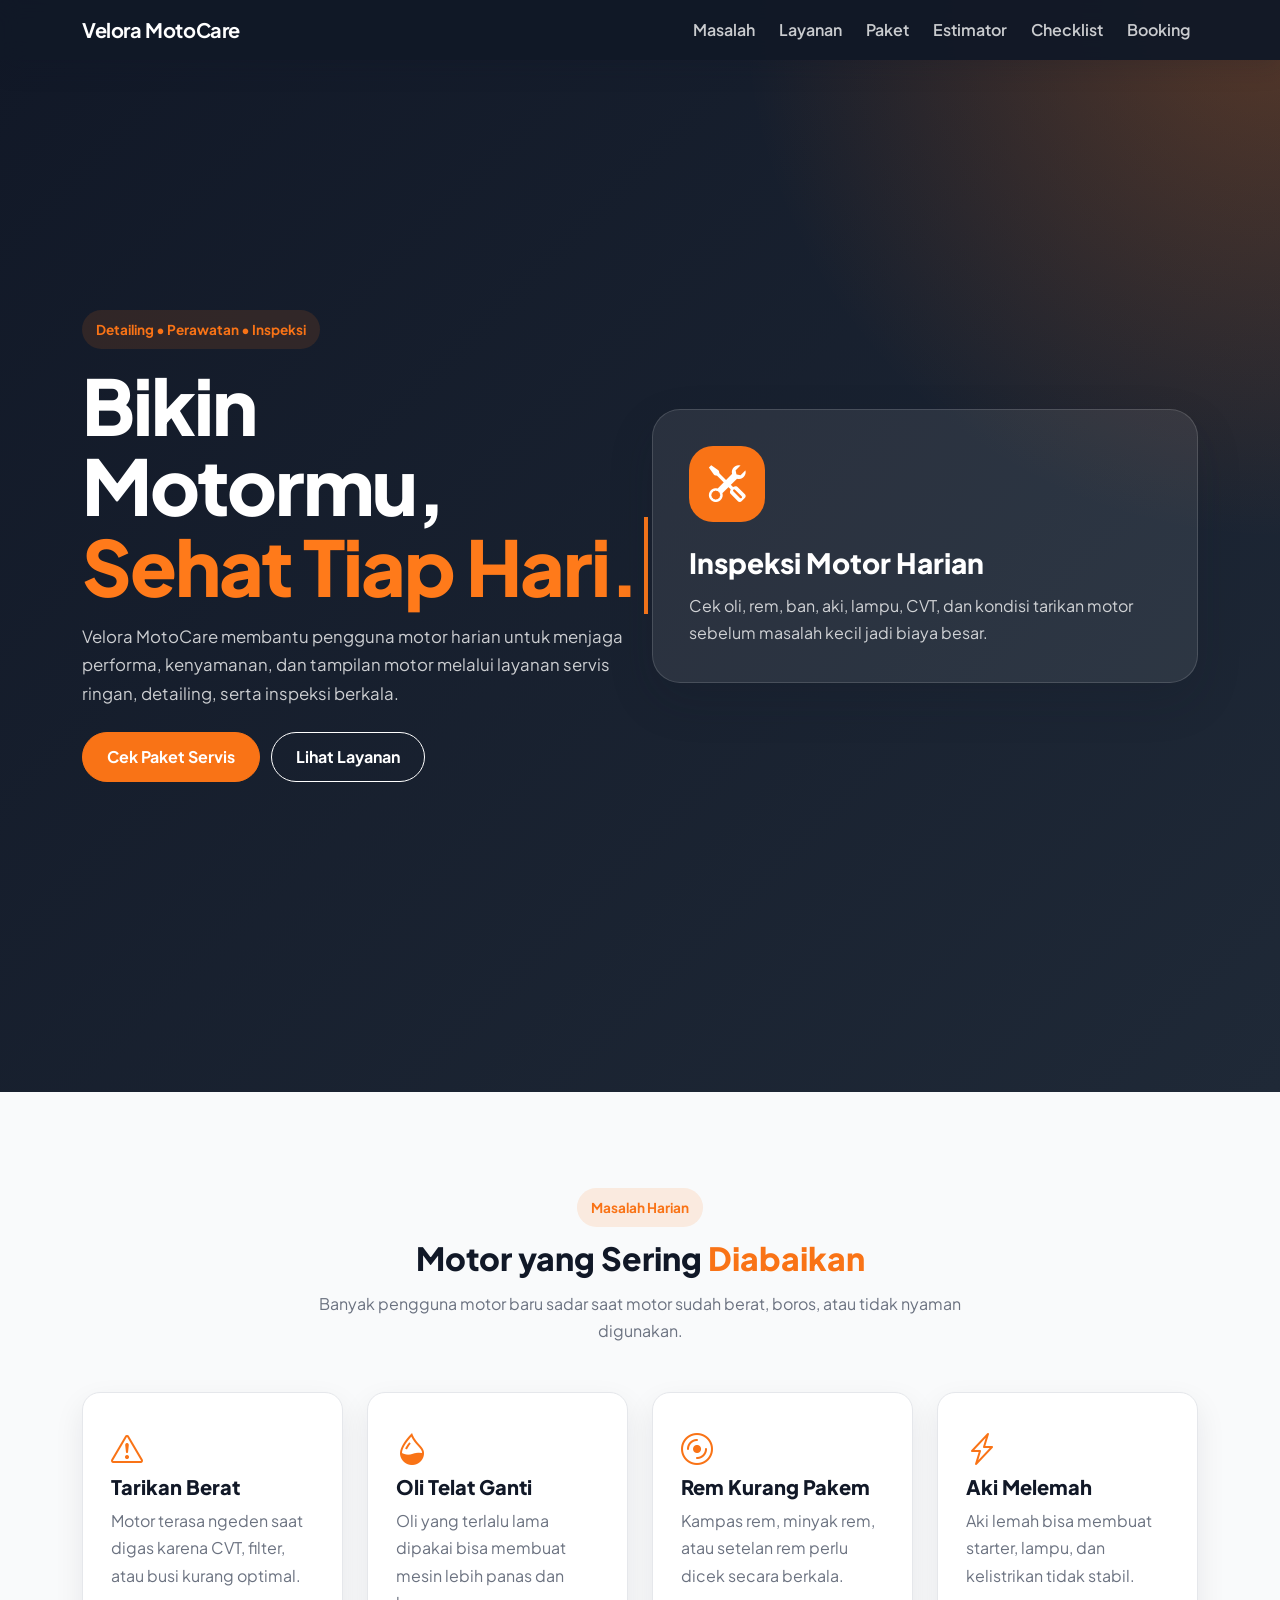
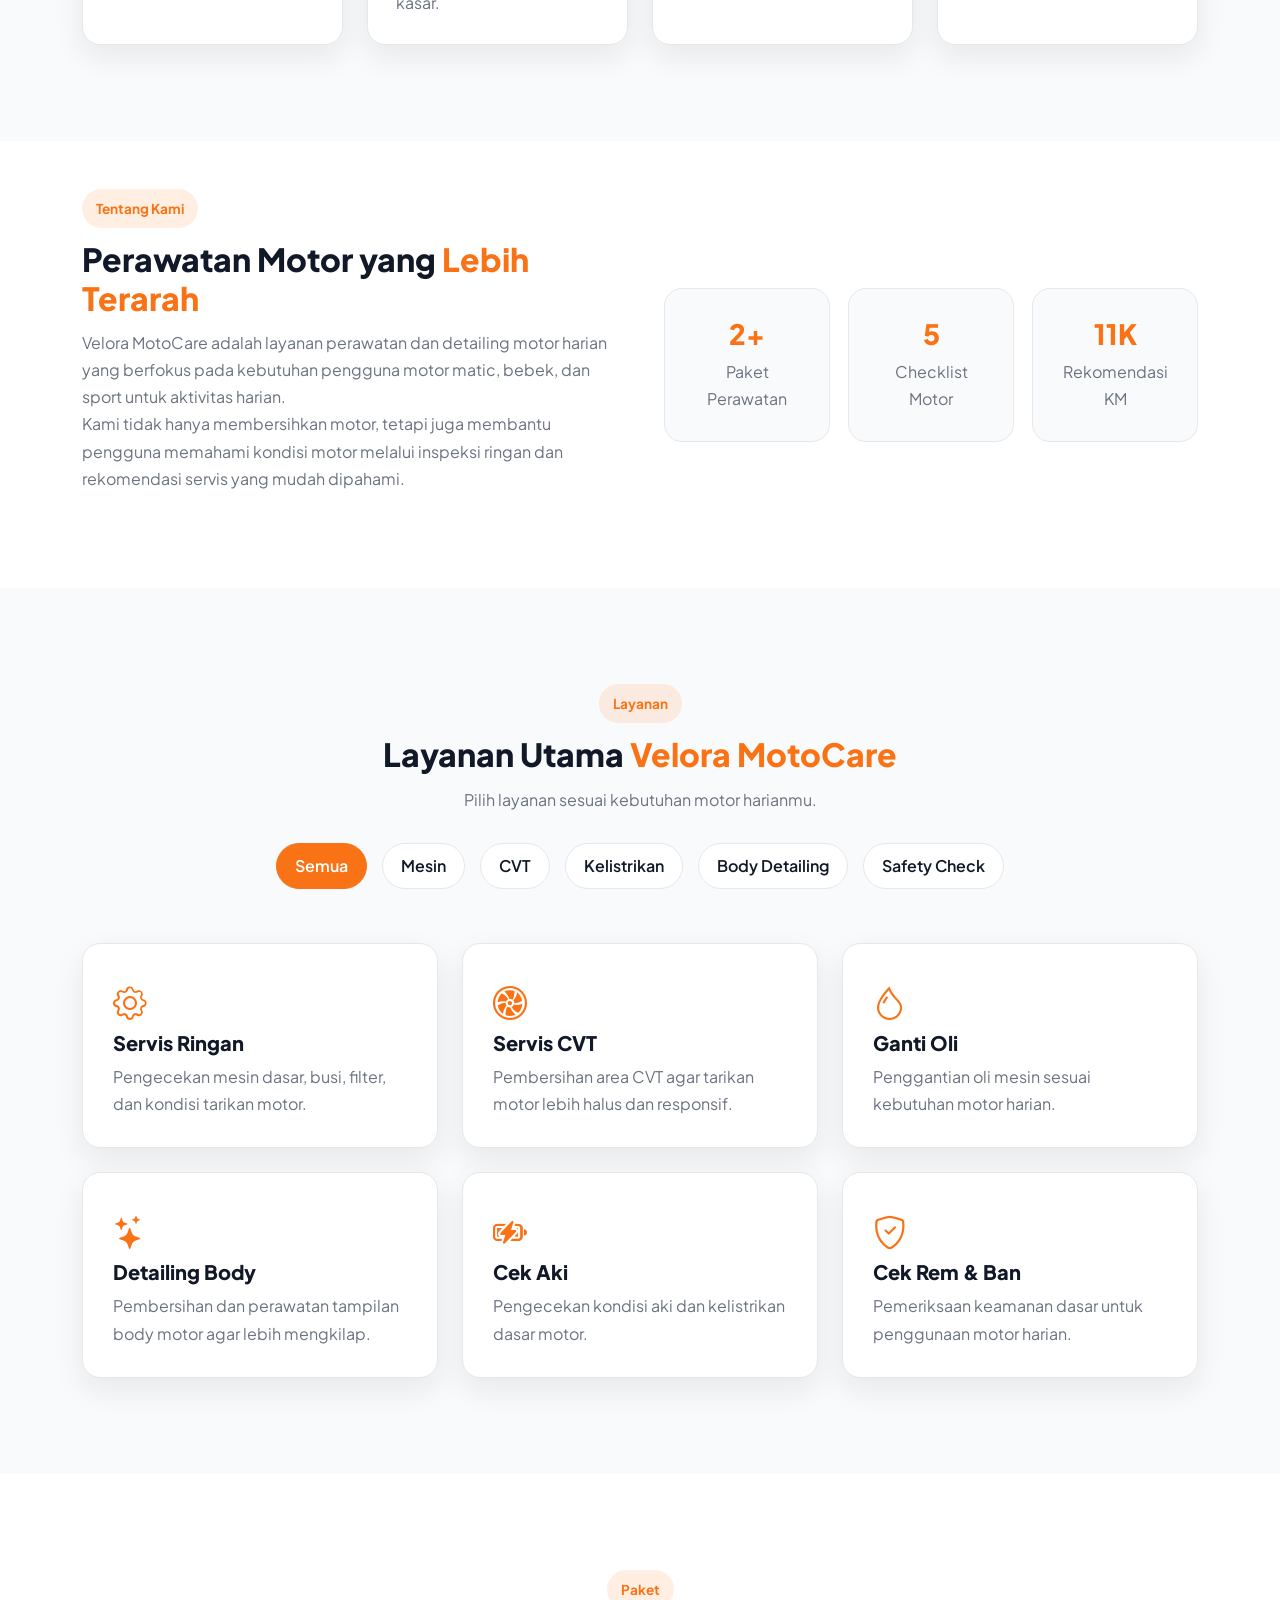
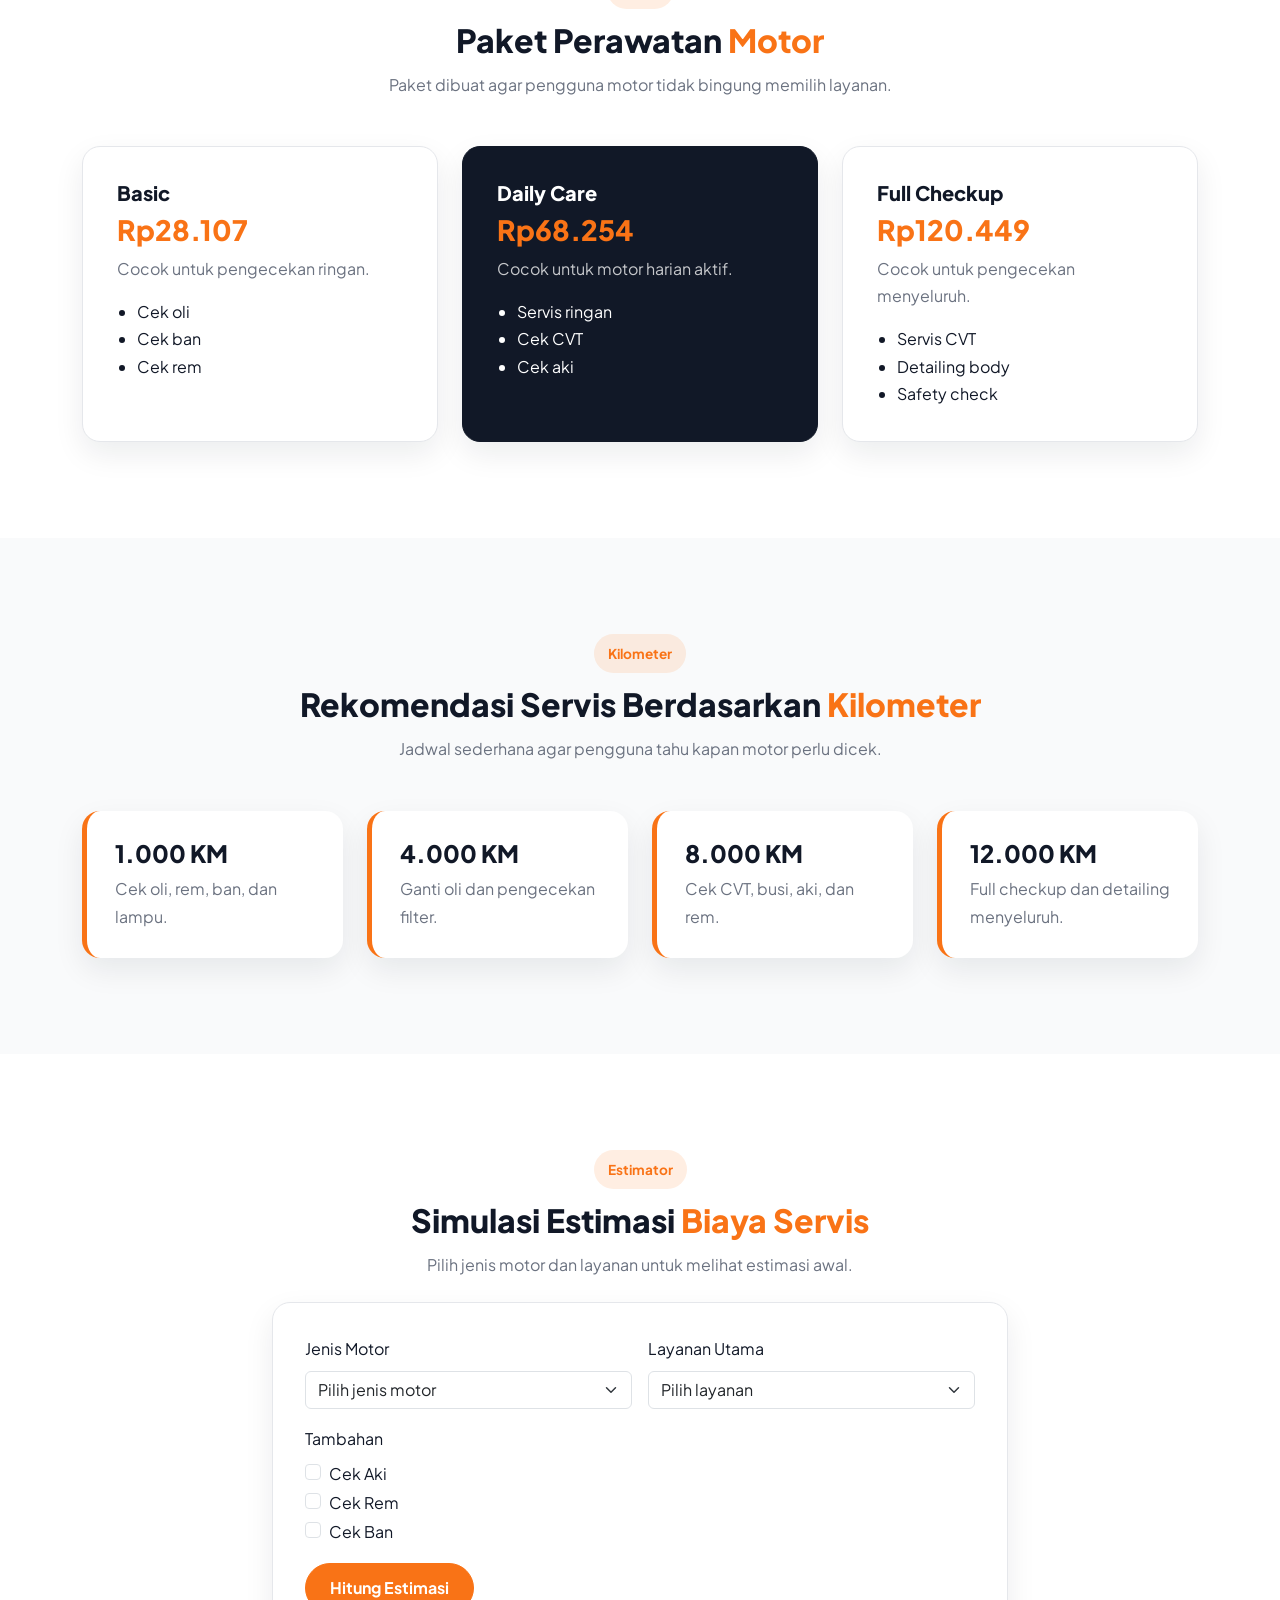
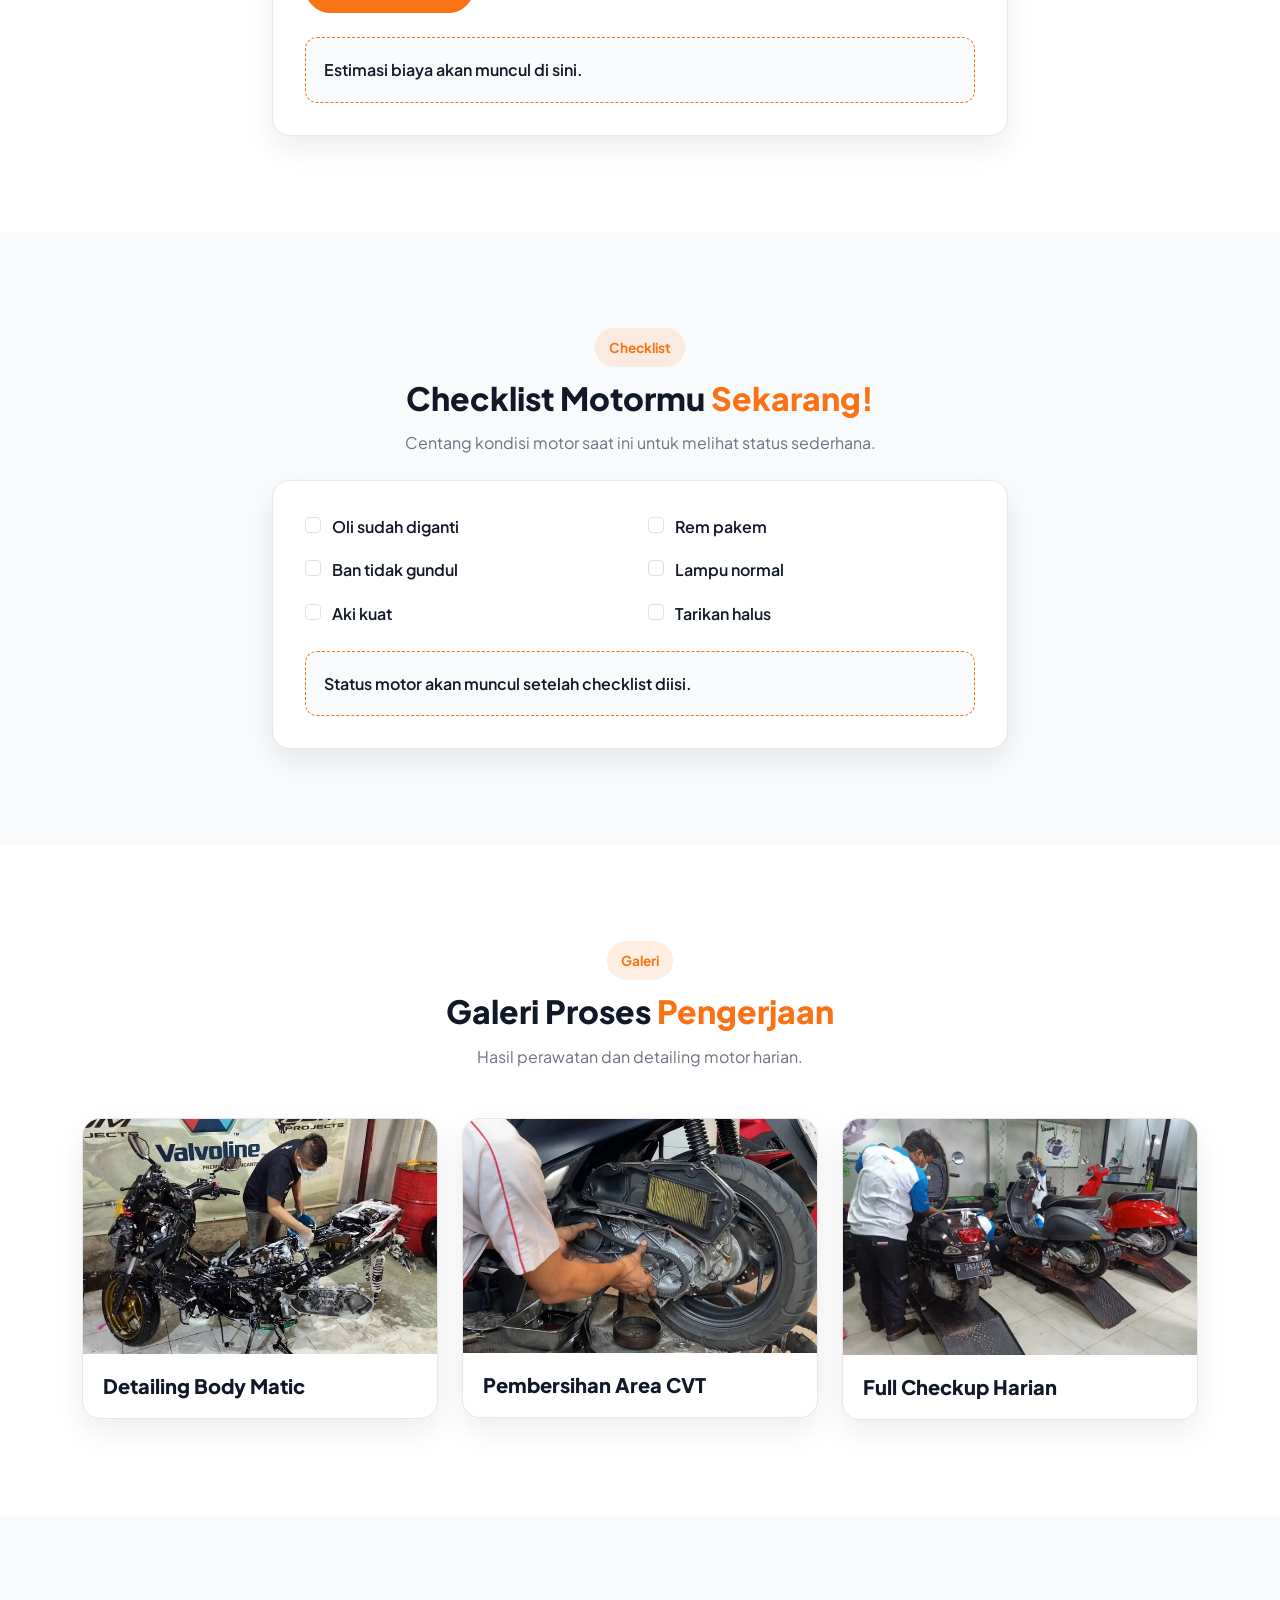
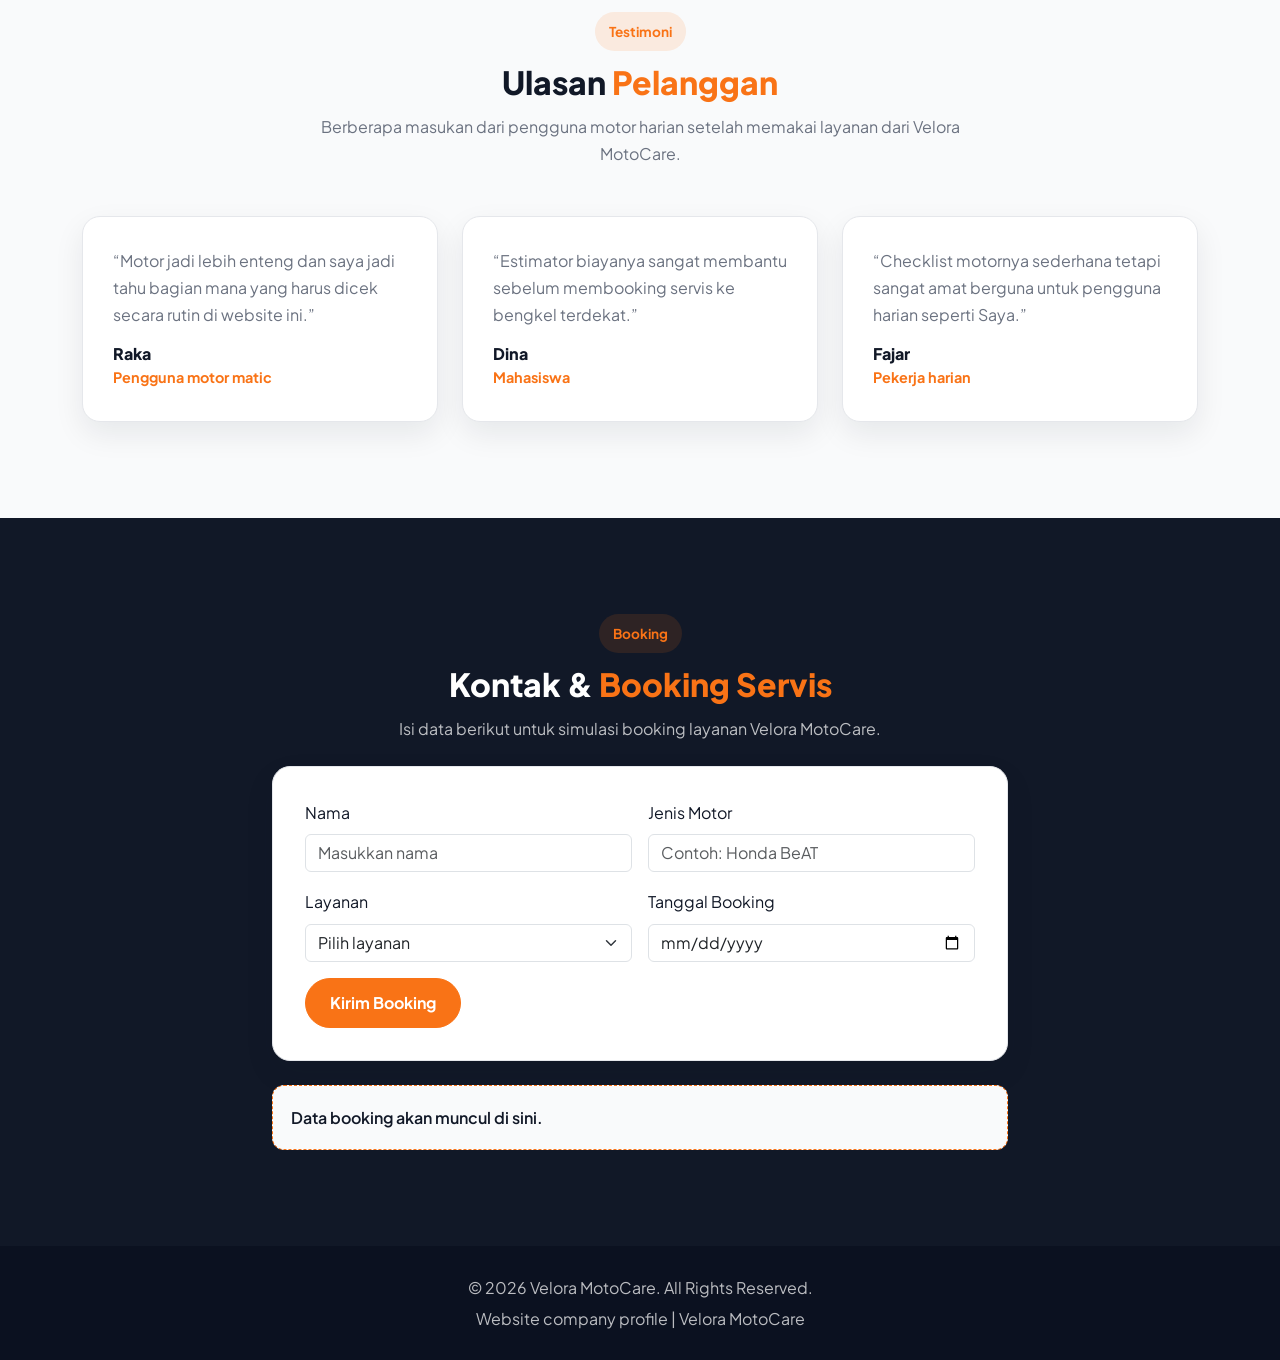
<file: index.html>
<!DOCTYPE html>
<html lang="en">
<head>
  <meta charset="UTF-8">
  <meta name="viewport" content="width=device-width, initial-scale=1.0">
  <meta
    name="description"
    content="Velora MotoCare adalah layanan detailing, perawatan, dan inspeksi motor harian berbasis website interaktif."
  >
  <!-- Bootstrap 5 CSS -->
  <link
    href="https://cdn.jsdelivr.net/npm/bootstrap@5.3.3/dist/css/bootstrap.min.css"
    rel="stylesheet"
  >

  <!-- Bootstrap Icons -->
  <link
    href="https://cdn.jsdelivr.net/npm/bootstrap-icons@1.11.3/font/bootstrap-icons.min.css"
    rel="stylesheet"
  >
  <!-- CSS Local -->
  <link rel="stylesheet" href="style.css">
  <title>Velora MotoCare | Perawatan dan Detailing Motor Harian</title>
  <link rel="icon" type="image/x-icon" href="./assets/icons.png">
</head>
<body>
  <nav class="navbar navbar-expand-lg navbar-dark fixed-top main-navbar"> 
    <div class="container">
      <a class="navbar-brand fw-bold" href="#hero">
        <i class class ="bi bi-speedometer2 me-2"></i>
         Velora MotoCare
      </a>
      <button
        class="navbar-toggler"
        type="button"
        data-bs-toggle="collapse"
        data-bs-target="#navbarMenu"
        aria-controls="navbarMenu"
        aria-expanded="false"
        aria-label="Toggle navigation">
      <span class="navbar-toggler-icon"></span>
      </button>

      <div class="collapse navbar-collapse" id="navbarMenu">
        <ul class="navbar-nav ms-auto mb-2 mb-lg-0">
          <li class="nav-item">
            <a class="nav-link" href="#problem">Masalah</a>
          </li>
          <li class="nav-item">
            <a class="nav-link" href="#services">Layanan</a>
          </li>
          <li class="nav-item">
            <a class="nav-link" href="#packages">Paket</a>
          </li>
          <li class="nav-item">
            <a class="nav-link" href="#estimator">Estimator</a>
          </li>
          <li class="nav-item">
            <a class="nav-link" href="#checklist">Checklist</a>
          </li>
          <li class="nav-item">
            <a class="nav-link" href="#booking">Booking</a>
          </li>
        </ul>
    </div>
    </div>
  </nav>
  <main>
    <!-- ===== SECTION: Hero ===== -->
     <section id="hero" class="hero-section section-padding">
      <div class="container">
        <div class="row align-items-center min-vh-100">
          <div class="col-lg-6">
            <span class="section-badge">Detailing • Perawatan • Inspeksi</span>

            <h1 class="hero-title mt-3">
  Bikin Motormu, <span id="typing-text"></span>
</h1>

            <p class="hero-description mt-3">
              Velora MotoCare membantu pengguna motor harian untuk menjaga performa,
              kenyamanan, dan tampilan motor melalui layanan servis ringan,
              detailing, serta inspeksi berkala.
            </p>

            <div class="hero-actions mt-4">
              <a href="#estimator" class="btn btn-primary-custom me-2">
                Cek Paket Servis
              </a>
              <a href="#services" class="btn btn-outline-light">
                Lihat Layanan
              </a>
            </div>
          </div>

          <div class="col-lg-6 mt-5 mt-lg-0">
            <div class="hero-card">
              <i class="bi bi-tools hero-icon"></i>
              <h3>Inspeksi Motor Harian</h3>
              <p>
                Cek oli, rem, ban, aki, lampu, CVT, dan kondisi tarikan motor
                sebelum masalah kecil jadi biaya besar.
              </p>
            </div>
          </div>
        </div>
      </div>
    </section>

    <!-- ===== SECTION: Masalah Pengguna Motor Harian ===== -->
    <section id="problem" class="section-padding bg-light-custom">
      <div class="container">
        <div class="section-heading text-center">
          <span class="section-badge">Masalah Harian</span>
          <h2>Motor yang Sering <span>Diabaikan</span></h2>
          <p>
            Banyak pengguna motor baru sadar saat motor sudah berat, boros,
            atau tidak nyaman digunakan.
          </p>
        </div>

        <div class="row g-4 mt-4">
          <div class="col-md-6 col-lg-3">
            <div class="info-card">
              <i class="bi bi-exclamation-triangle"></i>
              <h5>Tarikan Berat</h5>
              <p>Motor terasa ngeden saat digas karena CVT, filter, atau busi kurang optimal.</p>
            </div>
          </div>

          <div class="col-md-6 col-lg-3">
            <div class="info-card">
              <i class="bi bi-droplet-half"></i>
              <h5>Oli Telat Ganti</h5>
              <p>Oli yang terlalu lama dipakai bisa membuat mesin lebih panas dan kasar.</p>
            </div>
          </div>

          <div class="col-md-6 col-lg-3">
            <div class="info-card">
              <i class="bi bi-disc"></i>
              <h5>Rem Kurang Pakem</h5>
              <p>Kampas rem, minyak rem, atau setelan rem perlu dicek secara berkala.</p>
            </div>
          </div>

          <div class="col-md-6 col-lg-3">
            <div class="info-card">
              <i class="bi bi-lightning-charge"></i>
              <h5>Aki Melemah</h5>
              <p>Aki lemah bisa membuat starter, lampu, dan kelistrikan tidak stabil.</p>
            </div>
          </div>
        </div>
      </div>
    </section>

    <!-- ===== SECTION: Tentang Velora MotoCare ===== -->
    <section id="about" class="section-padding">
      <div class="container">
        <div class="row align-items-center g-5">
          <div class="section-heading col-lg-6">
            <span class="section-badge">Tentang Kami</span>
            <h2>Perawatan Motor yang <span>Lebih Terarah</span></h2>
            <p>
              Velora MotoCare adalah layanan perawatan dan detailing motor harian
              yang berfokus pada kebutuhan pengguna motor matic, bebek, dan sport
              untuk aktivitas harian.
            </p>
            <p>
              Kami tidak hanya membersihkan motor, tetapi juga membantu pengguna
              memahami kondisi motor melalui inspeksi ringan dan rekomendasi
              servis yang mudah dipahami.
            </p>
          </div>

          <div class="col-lg-6">
  <div class="about-highlight">
    <div>
      <h3 class="counter" data-target="3" data-suffix="+">0</h3>
      <p>Paket Perawatan</p>
    </div>
    <div>
      <h3 class="counter" data-target="6">0</h3>
      <p>Checklist Motor</p>
    </div>
    <div>
      <h3 class="counter" data-target="12" data-suffix="K">0</h3>
      <p>Rekomendasi KM</p>
    </div>
  </div>
</div>
        </div>
      </div>
    </section>
    
    <!-- ===== SECTION: Layanan Utama ===== -->
    <section id="services" class="section-padding bg-light-custom">
      <div class="container">
        <div class="section-heading text-center">
          <span class="section-badge">Layanan</span>
          <h2>Layanan Utama <span>Velora MotoCare</span></h2>
          <p>
            Pilih layanan sesuai kebutuhan motor harianmu.
          </p>
        </div>

        <div class="filter-buttons text-center mt-4">
          <button class="btn btn-filter active" data-filter="all">Semua</button>
          <button class="btn btn-filter" data-filter="mesin">Mesin</button>
          <button class="btn btn-filter" data-filter="cvt">CVT</button>
          <button class="btn btn-filter" data-filter="kelistrikan">Kelistrikan</button>
          <button class="btn btn-filter" data-filter="detailing">Body Detailing</button>
          <button class="btn btn-filter" data-filter="safety">Safety Check</button>
        </div>

        <div class="row g-4 mt-4" id="serviceList">
          <div class="col-md-6 col-lg-4 service-item" data-category="mesin">
            <div class="service-card">
              <i class="bi bi-gear"></i>
              <h5>Servis Ringan</h5>
              <p>Pengecekan mesin dasar, busi, filter, dan kondisi tarikan motor.</p>
            </div>
          </div>

          <div class="col-md-6 col-lg-4 service-item" data-category="cvt">
            <div class="service-card">
              <i class="bi bi-fan"></i>
              <h5>Servis CVT</h5>
              <p>Pembersihan area CVT agar tarikan motor lebih halus dan responsif.</p>
            </div>
          </div>

          <div class="col-md-6 col-lg-4 service-item" data-category="mesin">
            <div class="service-card">
              <i class="bi bi-droplet"></i>
              <h5>Ganti Oli</h5>
              <p>Penggantian oli mesin sesuai kebutuhan motor harian.</p>
            </div>
          </div>

          <div class="col-md-6 col-lg-4 service-item" data-category="detailing">
            <div class="service-card">
              <i class="bi bi-stars"></i>
              <h5>Detailing Body</h5>
              <p>Pembersihan dan perawatan tampilan body motor agar lebih mengkilap.</p>
            </div>
          </div>

          <div class="col-md-6 col-lg-4 service-item" data-category="kelistrikan">
            <div class="service-card">
              <i class="bi bi-battery-charging"></i>
              <h5>Cek Aki</h5>
              <p>Pengecekan kondisi aki dan kelistrikan dasar motor.</p>
            </div>
          </div>

          <div class="col-md-6 col-lg-4 service-item" data-category="safety">
            <div class="service-card">
              <i class="bi bi-shield-check"></i>
              <h5>Cek Rem & Ban</h5>
              <p>Pemeriksaan keamanan dasar untuk penggunaan motor harian.</p>
            </div>
          </div>
        </div>
      </div>
    </section>

     <!-- ===== SECTION: Paket Perawatan ===== -->
    <section id="packages" class="section-padding">
      <div class="container">
        <div class="section-heading text-center">
          <span class="section-badge">Paket</span>
          <h2>Paket Perawatan <span>Motor</span></h2>
          <p>
            Paket dibuat agar pengguna motor tidak bingung memilih layanan.
          </p>
        </div>

        <div class="row g-4 mt-4">
  <div class="col-md-4">
    <div class="pricing-card">
      <h5>Basic</h5>
      <h3 class="price-title">Rp<span class="price-counter" data-target="35000">0</span></h3>
      <p>Cocok untuk pengecekan ringan.</p>
      <ul>
        <li>Cek oli</li>
        <li>Cek ban</li>
        <li>Cek rem</li>
      </ul>
    </div>
  </div>

  <div class="col-md-4">
    <div class="pricing-card featured">
      <h5>Daily Care</h5>
      <h3 class="price-title">Rp<span class="price-counter" data-target="85000">0</span></h3>
      <p>Cocok untuk motor harian aktif.</p>
      <ul>
        <li>Servis ringan</li>
        <li>Cek CVT</li>
        <li>Cek aki</li>
      </ul>
    </div>
  </div>

  <div class="col-md-4">
    <div class="pricing-card">
      <h5>Full Checkup</h5>
      <h3 class="price-title">Rp<span class="price-counter" data-target="150000">0</span></h3>
      <p>Cocok untuk pengecekan menyeluruh.</p>
      <ul>
        <li>Servis CVT</li>
        <li>Detailing body</li>
        <li>Safety check</li>
      </ul>
    </div>
  </div>
</div>
        </div>
      </div>
    </section>

    <!-- ===== SECTION: Rekomendasi Servis Berdasarkan Kilometer ===== -->
    <section id="kilometer" class="section-padding bg-light-custom">
      <div class="container">
        <div class="section-heading text-center">
          <span class="section-badge">Kilometer</span>
          <h2>Rekomendasi Servis Berdasarkan <span>Kilometer</span></h2>
          <p>
            Jadwal sederhana agar pengguna tahu kapan motor perlu dicek.
          </p>
        </div>

        <div class="row g-4 mt-4">
          <div class="col-md-3">
            <div class="km-card">
              <h4>1.000 KM</h4>
              <p>Cek oli, rem, ban, dan lampu.</p>
            </div>
          </div>

          <div class="col-md-3">
            <div class="km-card">
              <h4>4.000 KM</h4>
              <p>Ganti oli dan pengecekan filter.</p>
            </div>
          </div>

          <div class="col-md-3">
            <div class="km-card">
              <h4>8.000 KM</h4>
              <p>Cek CVT, busi, aki, dan rem.</p>
            </div>
          </div>

          <div class="col-md-3">
            <div class="km-card">
              <h4>12.000 KM</h4>
              <p>Full checkup dan detailing menyeluruh.</p>
            </div>
          </div>
        </div>
      </div>
    </section>

     <!-- ===== SECTION: Simulasi Estimasi Biaya ===== -->
    <section id="estimator" class="section-padding">
      <div class="container">
        <div class="section-heading text-center">
          <span class="section-badge">Estimator</span>
          <h2>Simulasi Estimasi <span>Biaya Servis</span></h2>
          <p>
            Pilih jenis motor dan layanan untuk melihat estimasi awal.
          </p>
        </div>

        <div class="row justify-content-center mt-4">
          <div class="col-lg-8">
            <div class="estimator-box">
              <form id="estimatorForm">
                <div class="row g-3">
                  <div class="col-md-6">
                    <label for="motorType" class="form-label">Jenis Motor</label>
                    <select id="motorType" class="form-select">
                      <option value="">Pilih jenis motor</option>
                      <option value="matic">Matic</option>
                      <option value="bebek">Bebek</option>
                      <option value="sport">Sport</option>
                    </select>
                  </div>

                  <div class="col-md-6">
                    <label for="mainService" class="form-label">Layanan Utama</label>
                    <select id="mainService" class="form-select">
                      <option value="">Pilih layanan</option>
                      <option value="ganti-oli">Ganti Oli</option>
                      <option value="servis-cvt">Servis CVT</option>
                      <option value="detailing">Detailing Body</option>
                      <option value="full-checkup">Full Checkup</option>
                    </select>
                  </div>

                  <div class="col-12">
                    <label class="form-label">Tambahan</label>

                    <div class="form-check">
                      <input class="form-check-input additional-service" type="checkbox" value="cek-aki" id="cekAki">
                      <label class="form-check-label" for="cekAki">Cek Aki</label>
                    </div>

                    <div class="form-check">
                      <input class="form-check-input additional-service" type="checkbox" value="cek-rem" id="cekRem">
                      <label class="form-check-label" for="cekRem">Cek Rem</label>
                    </div>

                    <div class="form-check">
                      <input class="form-check-input additional-service" type="checkbox" value="cek-ban" id="cekBan">
                      <label class="form-check-label" for="cekBan">Cek Ban</label>
                    </div>
                  </div>

                  <div class="col-12">
                    <button type="submit" class="btn btn-primary-custom">
                      Hitung Estimasi
                    </button>
                  </div>
                </div>
              </form>

              <div id="estimatorResult" class="result-box mt-4">
                Estimasi biaya akan muncul di sini.
              </div>
            </div>
          </div>
        </div>
      </div>
    </section>

    <!-- ===== SECTION: Checklist Motor Sehat ===== -->
    <section id="checklist" class="section-padding bg-light-custom">
      <div class="container">
        <div class="section-heading text-center">
          <span class="section-badge">Checklist</span>
          <h2>Checklist Motormu <span>Sekarang!</span></h2>
          <p>
            Centang kondisi motor saat ini untuk melihat status sederhana.
          </p>
        </div>

        <div class="row justify-content-center mt-4">
          <div class="col-lg-8">
            <div class="checklist-box">
              <div class="row g-3">
                <div class="col-md-6">
                  <input class="form-check-input health-check" type="checkbox" id="oliCheck">
                  <label for="oliCheck">Oli sudah diganti</label>
                </div>

                <div class="col-md-6">
                  <input class="form-check-input health-check" type="checkbox" id="remCheck">
                  <label for="remCheck">Rem pakem</label>
                </div>

                <div class="col-md-6">
                  <input class="form-check-input health-check" type="checkbox" id="banCheck">
                  <label for="banCheck">Ban tidak gundul</label>
                </div>

                <div class="col-md-6">
                  <input class="form-check-input health-check" type="checkbox" id="lampuCheck">
                  <label for="lampuCheck">Lampu normal</label>
                </div>

                <div class="col-md-6">
                  <input class="form-check-input health-check" type="checkbox" id="akiCheck">
                  <label for="akiCheck">Aki kuat</label>
                </div>

                <div class="col-md-6">
                  <input class="form-check-input health-check" type="checkbox" id="tarikanCheck">
                  <label for="tarikanCheck">Tarikan halus</label>
                </div>
              </div>

              <div id="healthResult" class="result-box mt-4">
                Status motor akan muncul setelah checklist diisi.
              </div>
            </div>
          </div>
        </div>
      </div>
    </section>

    <!-- ===== SECTION: Galeri Before After ===== -->
    <section id="gallery" class="section-padding">
      <div class="container">
        <div class="section-heading text-center">
          <span class="section-badge">Galeri</span>
          <h2>Galeri Proses <span>Pengerjaan</span></h2>
          <p>
            Hasil perawatan dan detailing motor harian.
          </p>
        </div>

        <div class="row g-4 mt-4">
          <div class="col-md-4">
            <div class="gallery-card">
              <div class="gallery-placeholder">
                <img src="./assets/detailing.jpg" alt="Proses Detailing Body Matic" class="img-fluid">
              </div>
              <h5>Detailing Body Matic</h5>
            </div>
          </div>

          <div class="col-md-4">
            <div class="gallery-card">
              <div class="gallery-placeholder">
                <img src="./assets/pembersihanCVT.jpg" alt="Proses Pembersihan Area CVT" class="img-fluid">
              </div>
              <h5>Pembersihan Area CVT</h5>
            </div>
          </div>

          <div class="col-md-4">
            <div class="gallery-card">
              <div class="gallery-placeholder">
                <img src="./assets/checkUP.jpg" alt="Proses Full Checkup Motor Harian" class="img-fluid">
              </div>
              <h5>Full Checkup Harian</h5>
            </div>
          </div>
        </div>
      </div>
    </section>

     <!-- ===== SECTION: Testimoni Pelanggan ===== -->
    <section id="testimonials" class="section-padding bg-light-custom">
      <div class="container">
        <div class="section-heading text-center">
          <span class="section-badge">Testimoni</span>
          <h2>Ulasan <span>Pelanggan</span></h2>
          <p>
            Berberapa masukan dari pengguna motor harian setelah memakai layanan dari Velora MotoCare.
          </p>
        </div>

        <div class="row g-4 mt-4">
          <div class="col-md-4">
            <div class="testimonial-card">
              <p>“Motor jadi lebih enteng dan saya jadi tahu bagian mana yang harus dicek secara rutin di website ini.”</p>
              <h6>Raka</h6>
              <span>Pengguna motor matic</span>
            </div>
          </div>

          <div class="col-md-4">
            <div class="testimonial-card">
              <p>“Estimator biayanya sangat membantu sebelum membooking servis ke bengkel terdekat.”</p>
              <h6>Dina</h6>
              <span>Mahasiswa</span>
            </div>
          </div>

          <div class="col-md-4">
            <div class="testimonial-card">
              <p>“Checklist motornya sederhana tetapi sangat amat berguna untuk pengguna harian seperti Saya.”</p>
              <h6>Fajar</h6>
              <span>Pekerja harian</span>
            </div>
          </div>
        </div>
      </div>
    </section>

    <!-- ===== SECTION: Kontak & Booking Servis ===== -->
    <section id="booking" class="section-padding bg-dark-custom text-white">
      <div class="container">
        <div class="section-heading text-center">
          <span class="section-badge">Booking</span>
          <h2>Kontak & <span>Booking Servis</span></h2>
          <p>
            Isi data berikut untuk simulasi booking layanan Velora MotoCare.
          </p>
        </div>

        <div class="row justify-content-center mt-4">
          <div class="col-lg-8">
            <form id="bookingForm" class="booking-form">
              <div class="row g-3">
                <div class="col-md-6">
                  <label for="customerName" class="form-label">Nama</label>
                  <input type="text" id="customerName" class="form-control" placeholder="Masukkan nama">
                </div>

                <div class="col-md-6">
                  <label for="bookingMotor" class="form-label">Jenis Motor</label>
                  <input type="text" id="bookingMotor" class="form-control" placeholder="Contoh: Honda BeAT">
                </div>

                <div class="col-md-6">
                  <label for="bookingService" class="form-label">Layanan</label>
                  <select id="bookingService" class="form-select">
                    <option value="">Pilih layanan</option>
                    <option value="Servis Ringan">Servis Ringan</option>
                    <option value="Servis CVT">Servis CVT</option>
                    <option value="Detailing Body">Detailing Body</option>
                    <option value="Full Checkup">Full Checkup</option>
                  </select>
                </div>

                <div class="col-md-6">
                  <label for="bookingDate" class="form-label">Tanggal Booking</label>
                  <input type="date" id="bookingDate" class="form-control">
                </div>

                <div class="col-12">
                  <button type="submit" class="btn btn-primary-custom">
                    Kirim Booking
                  </button>
                </div>
              </div>
            </form>

            <div id="bookingResult" class="result-box mt-4">
              Data booking akan muncul di sini.
            </div>
          </div>
        </div>
      </div>
    </section>
  </main>

  <!-- ===== FOOTER ===== -->
  <footer class="footer">
    <div class="container text-center">
      <p class="mb-1">&copy; 2026 Velora MotoCare. All Rights Reserved.</p>
      <p class="mb-0">Website company profile | Velora MotoCare</p>
    </div>
  </footer>

  <!-- jQuery Slim CDN -->
  <script
    src="https://code.jquery.com/jquery-3.7.1.slim.min.js">
  </script>

  <!-- Bootstrap 5 JS Bundle -->
  <script
    src="https://cdn.jsdelivr.net/npm/bootstrap@5.3.3/dist/js/bootstrap.bundle.min.js">
  </script>

  <!-- Custom JavaScript -->
  <script src="script.js"></script>

</body>
</html>
</file>
<file: style.css>
/* ===== FONT IMPORT ===== */
@import url("https://fonts.googleapis.com/css2?family=Plus+Jakarta+Sans:wght@400;500;600;700;800&display=swap");

/* ===== CSS VARIABLES ===== */
:root {
  --color-charcoal: #111827;
  --color-orange: #F97316;
  --color-off-white: #F9FAFB;
  --color-white: #FFFFFF;
  --color-muted: #6B7280;
  --color-border: #E5E7EB;
  --color-dark-soft: #1F2937;

  --font-main: "Plus Jakarta Sans", Arial, sans-serif;

  --shadow-soft: 0 12px 30px rgba(17, 24, 39, 0.08);
  --shadow-medium: 0 18px 45px rgba(17, 24, 39, 0.16);

  --radius-small: 12px;
  --radius-medium: 18px;
  --radius-large: 28px;

  --transition-fast: 0.25s ease;
}

/* ===== RESET DASAR ===== */
* {
  margin: 0;
  padding: 0;
  box-sizing: border-box;
}

html {
  scroll-behavior: smooth;
  scroll-padding-top: 76px;
}

body {
  font-family: var(--font-main);
  color: var(--color-charcoal);
  background-color: var(--color-white);
  line-height: 1.7;
}

a {
  text-decoration: none;
}

img {
  max-width: 100%;
  display: block;
}

section {
  overflow: hidden;
}

.section-padding {
  padding: 96px 0;
}

.bg-light-custom {
  background-color: var(--color-off-white);
}

.bg-dark-custom {
  background-color: var(--color-charcoal);
}

.section-heading {
  max-width: 720px;
  margin: 0 auto;
}

.section-heading h2 {
  font-weight: 800;
  margin-top: 12px;
  margin-bottom: 12px;
}

.section-heading h2 span {
  color: var(--color-orange);
}

.section-heading p {
  color: var(--color-muted);
  margin-bottom: 0;
}

.section-badge {
  display: inline-block;
  padding: 8px 14px;
  font-size: 0.85rem;
  font-weight: 700;
  color: var(--color-orange);
  background-color: rgba(249, 115, 22, 0.12);
  border-radius: 999px;
}

/* ===== BUTTONS ===== */
.btn-primary-custom {
  color: var(--color-white);
  background-color: var(--color-orange);
  border: 1px solid var(--color-orange);
  border-radius: 999px;
  padding: 12px 24px;
  font-weight: 700;
  transition: var(--transition-fast);
}

.btn-primary-custom:hover {
  color: var(--color-white);
  background-color: #ea580c;
  border-color: #ea580c;
  transform: translateY(-2px);
}

.btn-filter {
  margin: 6px;
  padding: 10px 18px;
  border-radius: 999px;
  border: 1px solid var(--color-border);
  background-color: var(--color-white);
  color: var(--color-charcoal);
  font-weight: 600;
  transition: var(--transition-fast);
}

.btn-filter:hover,
.btn-filter.active {
  background-color: var(--color-orange);
  color: var(--color-white);
  border-color: var(--color-orange);
}

.btn-outline-light {
  color: var(--color-white);
  background-color: transparent;
  border: 1px solid var(--color-white);
  border-radius: 999px;
  padding: 12px 24px;
  font-weight: 700;
  transition: var(--transition-fast);
}
/* ===== NAVBAR ===== */
.main-navbar {
  background-color: rgba(17, 24, 39, 0.96);
  backdrop-filter: blur(10px);
  box-shadow: 0 8px 24px rgba(17, 24, 39, 0.18);
  /* border-bottom: 2px solid var(--color-orange); */
}

.navbar-brand {
  letter-spacing: -0.4px;
}

.nav-link {
  font-weight: 600;
  color: rgba(255, 255, 255, 0.78) !important;
  margin-left: 8px;
}

.nav-link:hover {
  color: var(--color-orange) !important;
}

/* ===== SECTION: HERO ===== */
/* + typing textt */

#typing-text {
  color: #ff7a1a;
  border-right: 4px solid #ff7a1a;
  padding-right: 6px;
  white-space: nowrap;
  animation: cursorBlink 0.8s infinite;
}

@keyframes cursorBlink {
  0%, 50% {
    border-color: #ff7a1a;
  }

  51%, 100% {
    border-color: transparent;
  }
}


.hero-section {
  color: var(--color-white);
  background:
    radial-gradient(circle at top right, rgba(249, 115, 22, 0.28), transparent 32%),
    linear-gradient(135deg, var(--color-charcoal), var(--color-dark-soft));
}

.hero-title {
  font-size: clamp(2.5rem, 6vw, 4.8rem);
  line-height: 1.05;
  font-weight: 800;
  letter-spacing: -2px;
}

.hero-title span {
  color: var(--color-orange);
}

.hero-description {
  max-width: 560px;
  color: rgba(255, 255, 255, 0.78);
  font-size: 1.05rem;
}

.hero-card {
  padding: 36px;
  border-radius: var(--radius-large);
  background-color: rgba(255, 255, 255, 0.08);
  border: 1px solid rgba(255, 255, 255, 0.14);
  box-shadow: var(--shadow-medium);
}

.hero-card h3 {
  font-weight: 800;
  margin-bottom: 12px;
}

.hero-card p {
  color: rgba(255, 255, 255, 0.78);
  margin-bottom: 0;
}

.hero-icon {
  display: inline-flex;
  width: 76px;
  height: 76px;
  align-items: center;
  justify-content: center;
  font-size: 2.3rem;
  color: var(--color-white);
  background-color: var(--color-orange);
  border-radius: 24px;
  margin-bottom: 24px;
}

/* ===== SECTION: MASALAH PENGGUNA ===== */

.info-card {
  height: 100%;
  padding: 28px;
  border-radius: var(--radius-medium);
  background-color: var(--color-white);
  border: 1px solid var(--color-border);
  box-shadow: var(--shadow-soft);
  transition: var(--transition-fast);
}

.info-card:hover {
  transform: translateY(-6px);
  box-shadow: var(--shadow-medium);
}

.info-card i {
  font-size: 2rem;
  color: var(--color-orange);
  margin-bottom: 16px;
}

.info-card h5 {
  font-weight: 800;
}

.info-card p {
  color: var(--color-muted);
  margin-bottom: 0;
}

/* ===== SECTION: ABOUT ===== */
.about-highlight {
  display: grid;
  grid-template-columns: repeat(3, 1fr);
  gap: 18px;
}

.about-highlight div {
  padding: 28px;
  text-align: center;
  border-radius: var(--radius-medium);
  background-color: var(--color-off-white);
  border: 1px solid var(--color-border);
}

.about-highlight h3 {
  font-weight: 800;
  color: var(--color-orange);
}

.about-highlight p {
  margin-bottom: 0;
  color: var(--color-muted);
}

/* ===== SECTION: LAYANAN ===== */
.service-card {
  height: 100%;
  padding: 30px;
  border-radius: var(--radius-medium);
  background-color: var(--color-white);
  border: 1px solid var(--color-border);
  box-shadow: var(--shadow-soft);
  transition: var(--transition-fast);
}

.service-card:hover {
  transform: translateY(-6px);
  box-shadow: var(--shadow-medium);
}

.service-card i {
  font-size: 2.1rem;
  color: var(--color-orange);
  margin-bottom: 18px;
}

.service-card h5 {
  font-weight: 800;
}

.service-card p {
  color: var(--color-muted);
  margin-bottom: 0;
}

/* ===== SECTION: PAKET PERAWATAN ===== */
.price-title {
  white-space: nowrap;
}

.price-counter {
  display: inline;
}
.pricing-card {
  height: 100%;
  padding: 34px;
  border-radius: var(--radius-medium);
  background-color: var(--color-white);
  border: 1px solid var(--color-border);
  box-shadow: var(--shadow-soft);
  transition: var(--transition-fast);
}

.pricing-card:hover {
  transform: translateY(-6px);
  box-shadow: var(--shadow-medium);
}

.pricing-card.featured {
  color: var(--color-white);
  background-color: var(--color-charcoal);
  border-color: var(--color-charcoal);
}

.pricing-card h5 {
  font-weight: 800;
}

.pricing-card h3 {
  font-weight: 800;
  color: var(--color-orange);
}

.pricing-card p {
  color: var(--color-muted);
}

.pricing-card.featured p {
  color: rgba(255, 255, 255, 0.76);
}

.pricing-card ul {
  padding-left: 20px;
  margin-bottom: 0;
}

/* ===== SECTION: KILOMETER ===== */
.km-card {
  height: 100%;
  padding: 28px;
  border-radius: var(--radius-medium);
  background-color: var(--color-white);
  border-left: 5px solid var(--color-orange);
  box-shadow: var(--shadow-soft);
}

.km-card h4 {
  font-weight: 800;
}

.km-card p {
  color: var(--color-muted);
  margin-bottom: 0;
}

/* ===== SECTION: ESTIMATOR ===== */
.estimator-box,
.checklist-box,
.booking-form {
  padding: 32px;
  border-radius: var(--radius-medium);
  background-color: var(--color-white);
  border: 1px solid var(--color-border);
  box-shadow: var(--shadow-soft);
}

.result-box {
  padding: 18px;
  border-radius: var(--radius-small);
  background-color: var(--color-off-white);
  border: 1px dashed var(--color-orange);
  color: var(--color-charcoal);
  font-weight: 600;
}

/* ===== SECTION: CHECKLIST MOTOR SEHAT ===== */
.checklist-box label {
  margin-left: 8px;
  font-weight: 600;
}

/* ===== SECTION: GALERI ===== */
.gallery-card {
  overflow: hidden;
  border-radius: var(--radius-medium);
  background-color: var(--color-white);
  border: 1px solid var(--color-border);
  box-shadow: var(--shadow-soft);
}

.gallery-placeholder {
  min-height: 220px;
  display: flex;
  align-items: center;
  justify-content: center;
  color: var(--color-white);
  font-weight: 800;
  background:
    linear-gradient(135deg, rgba(17, 24, 39, 0.94), rgba(249, 115, 22, 0.88));
}

.gallery-card h5 {
  padding: 20px;
  margin: 0;
  font-weight: 800;
}

/* ===== SECTION: TESTIMONI ===== */
.testimonial-card {
  height: 100%;
  padding: 30px;
  border-radius: var(--radius-medium);
  background-color: var(--color-white);
  border: 1px solid var(--color-border);
  box-shadow: var(--shadow-soft);
}

.testimonial-card p {
  color: var(--color-muted);
}

.testimonial-card h6 {
  font-weight: 800;
  margin-bottom: 0;
}

.testimonial-card span {
  color: var(--color-orange);
  font-size: 0.9rem;
  font-weight: 700;
}

/* ===== SECTION: KONTAK & BOOKING ===== */
#booking .section-heading p {
  color: rgba(255, 255, 255, 0.72);
}

#booking .booking-form {
  color: var(--color-charcoal);
}

/* ===== FOOTER ===== */
.footer {
  padding: 28px 0;
  color: rgba(255, 255, 255, 0.72);
  background-color: #0B1120;
}

/* ===== RESPONSIVE ===== */
@media (max-width: 991px) {
  .section-padding {
    padding: 76px 0;
  }

  .hero-section {
    padding-top: 70px;
  }

  .about-highlight {
    grid-template-columns: 1fr;
  }
}

@media (max-width: 575px) {
  .hero-actions .btn {
    width: 100%;
    margin-bottom: 12px;
  }

  .estimator-box,
  .checklist-box,
  .booking-form {
    padding: 24px;
  }
}
</file>
